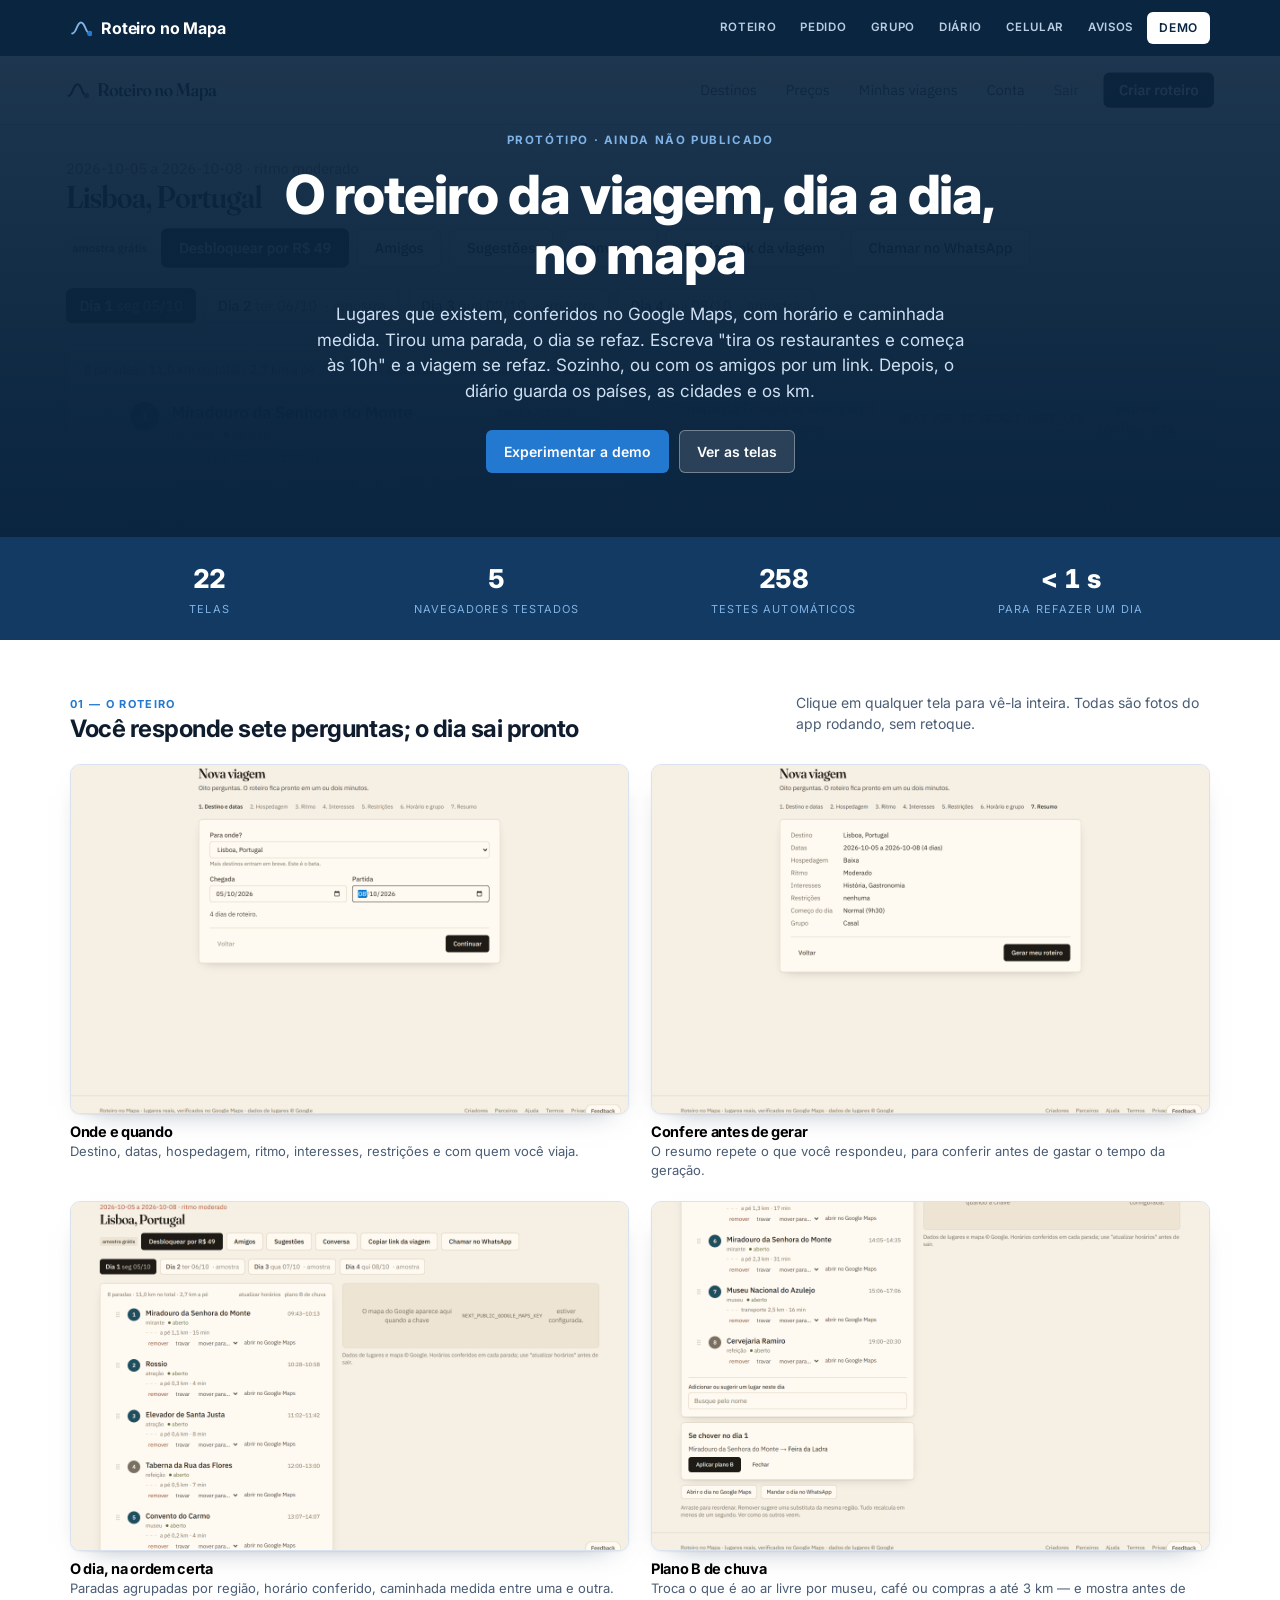
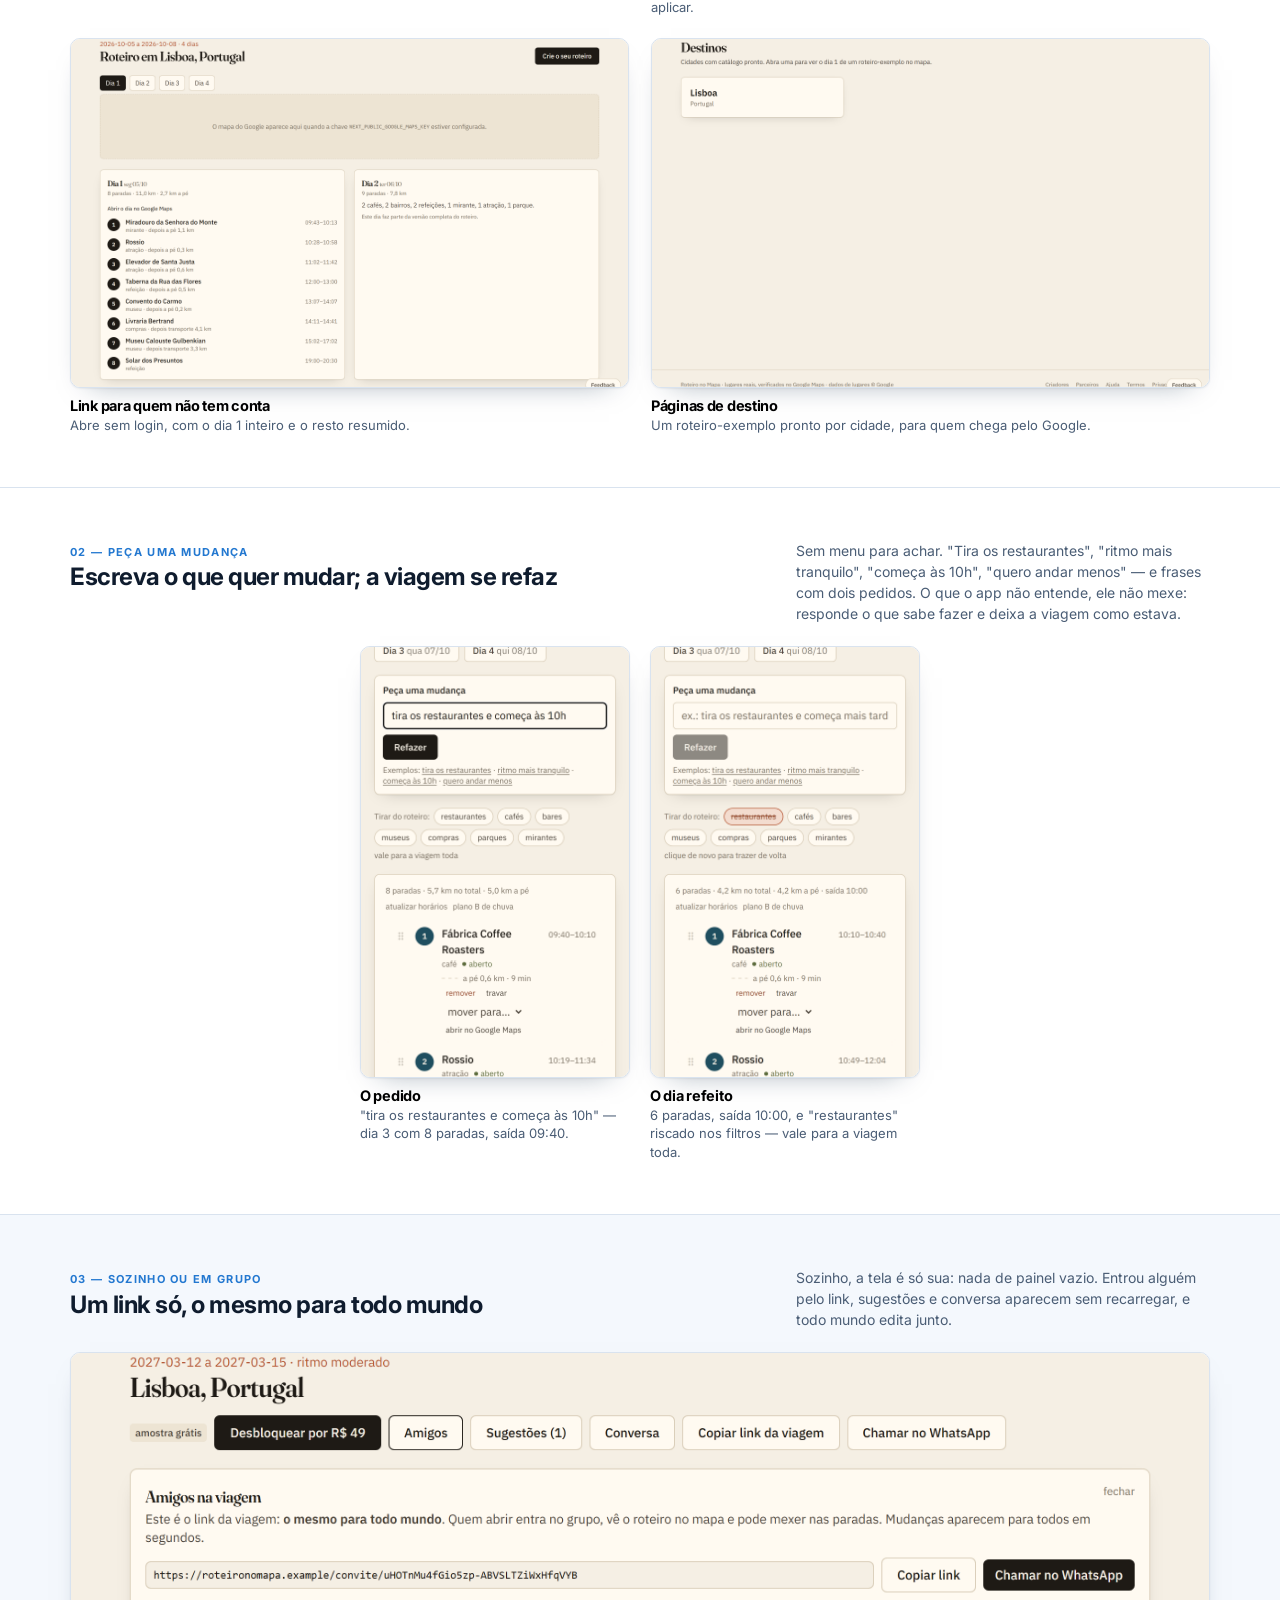
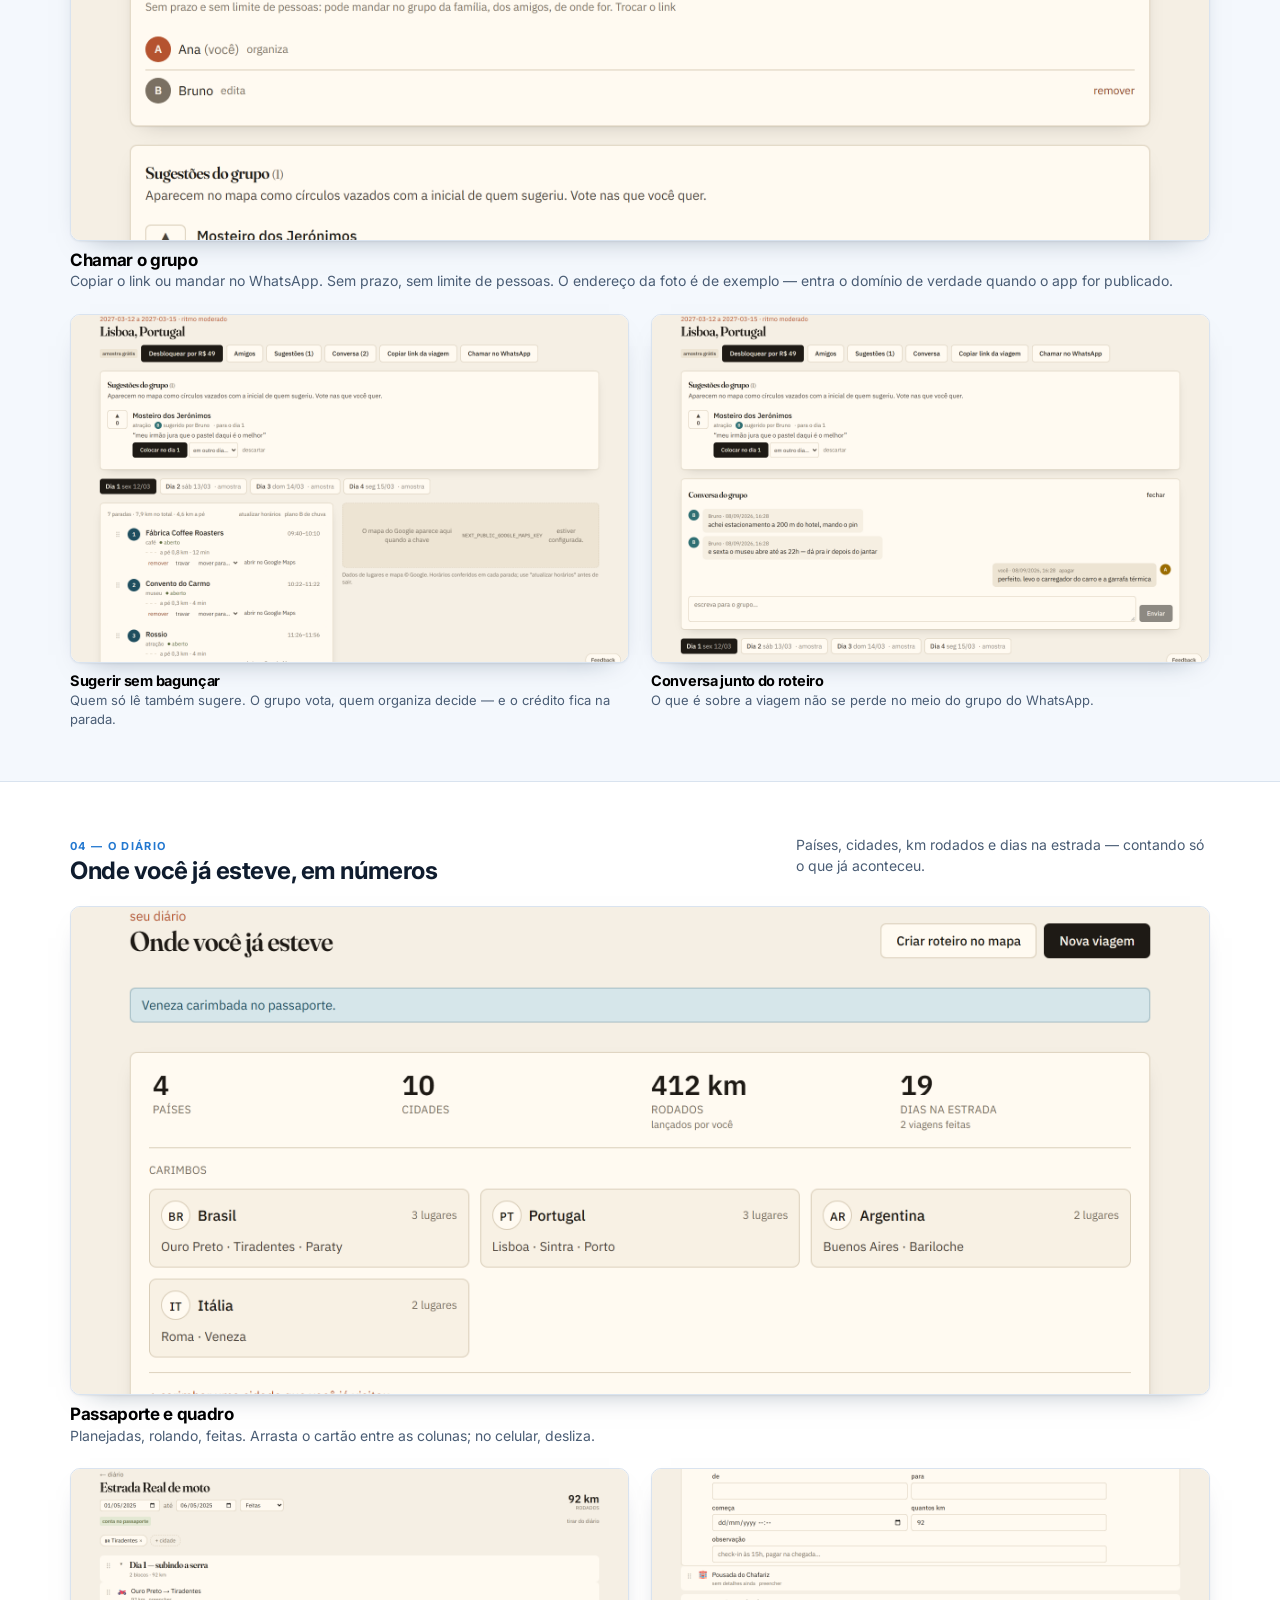
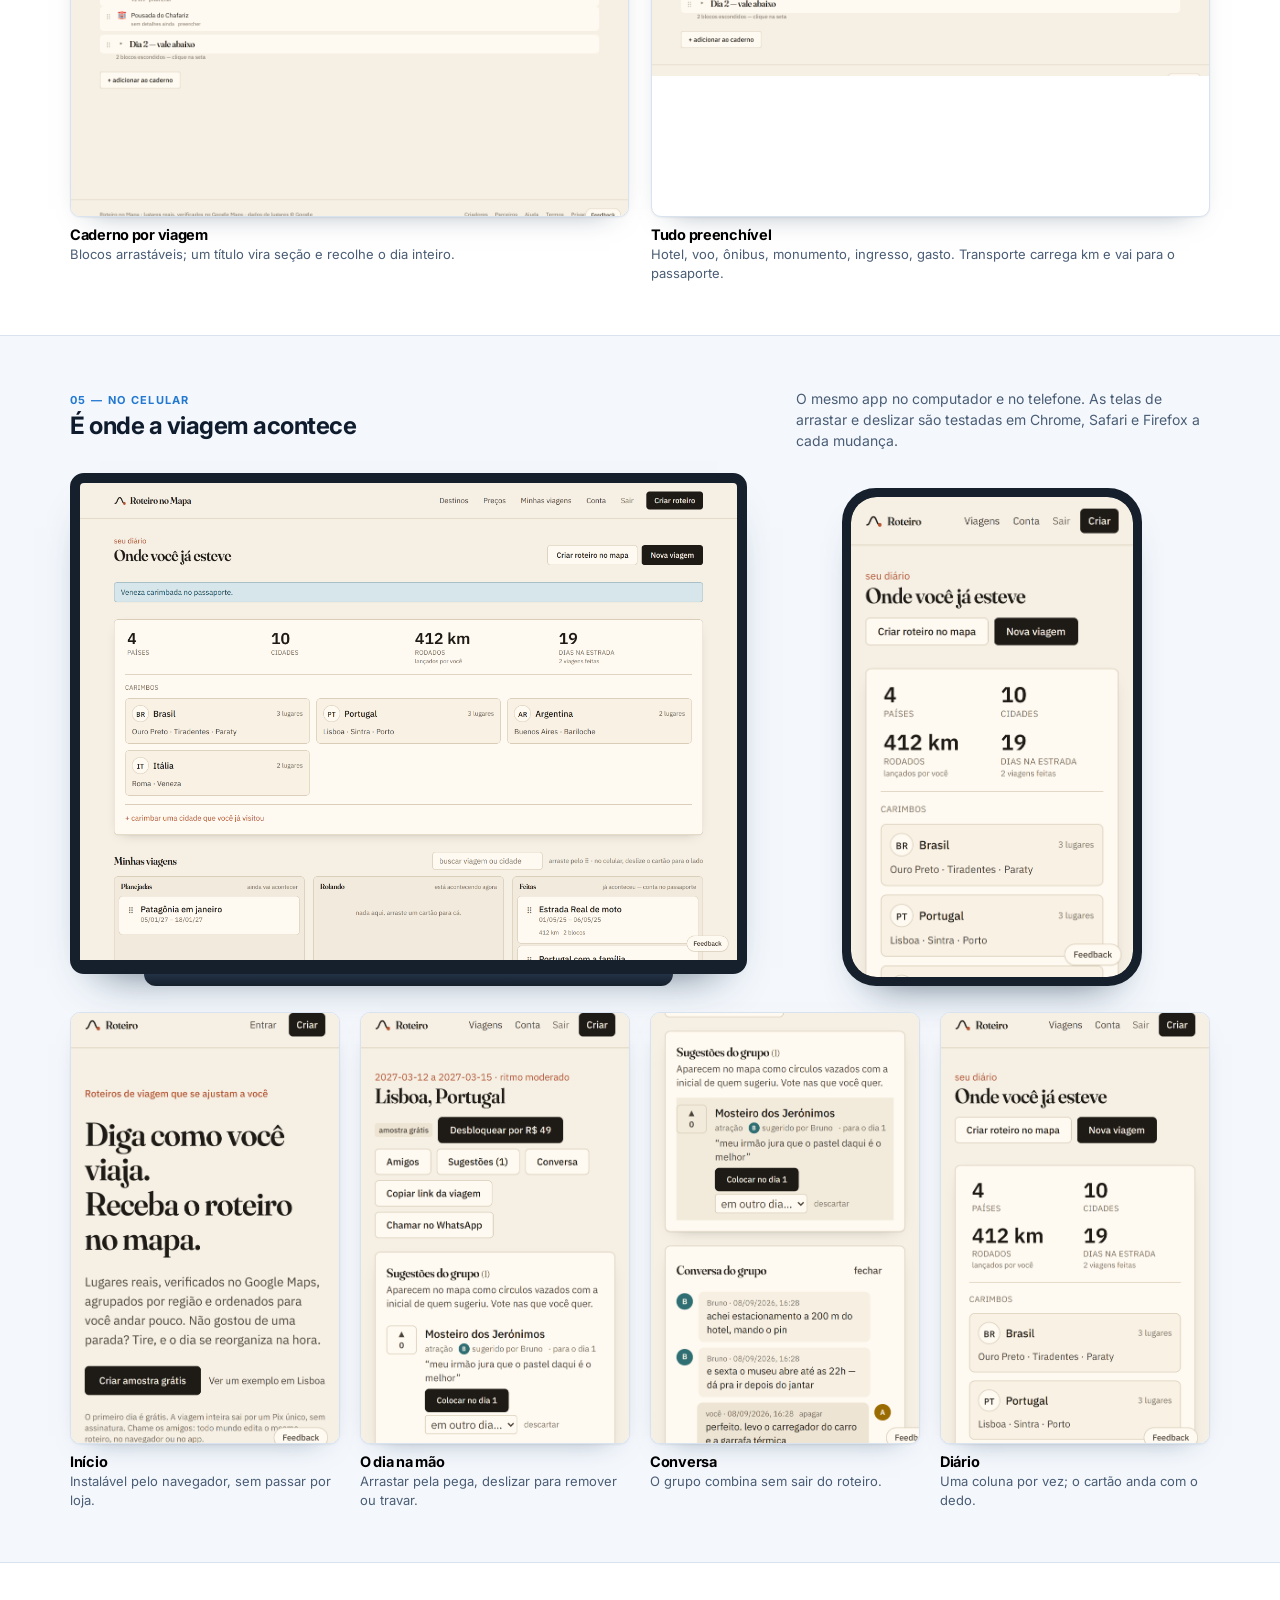
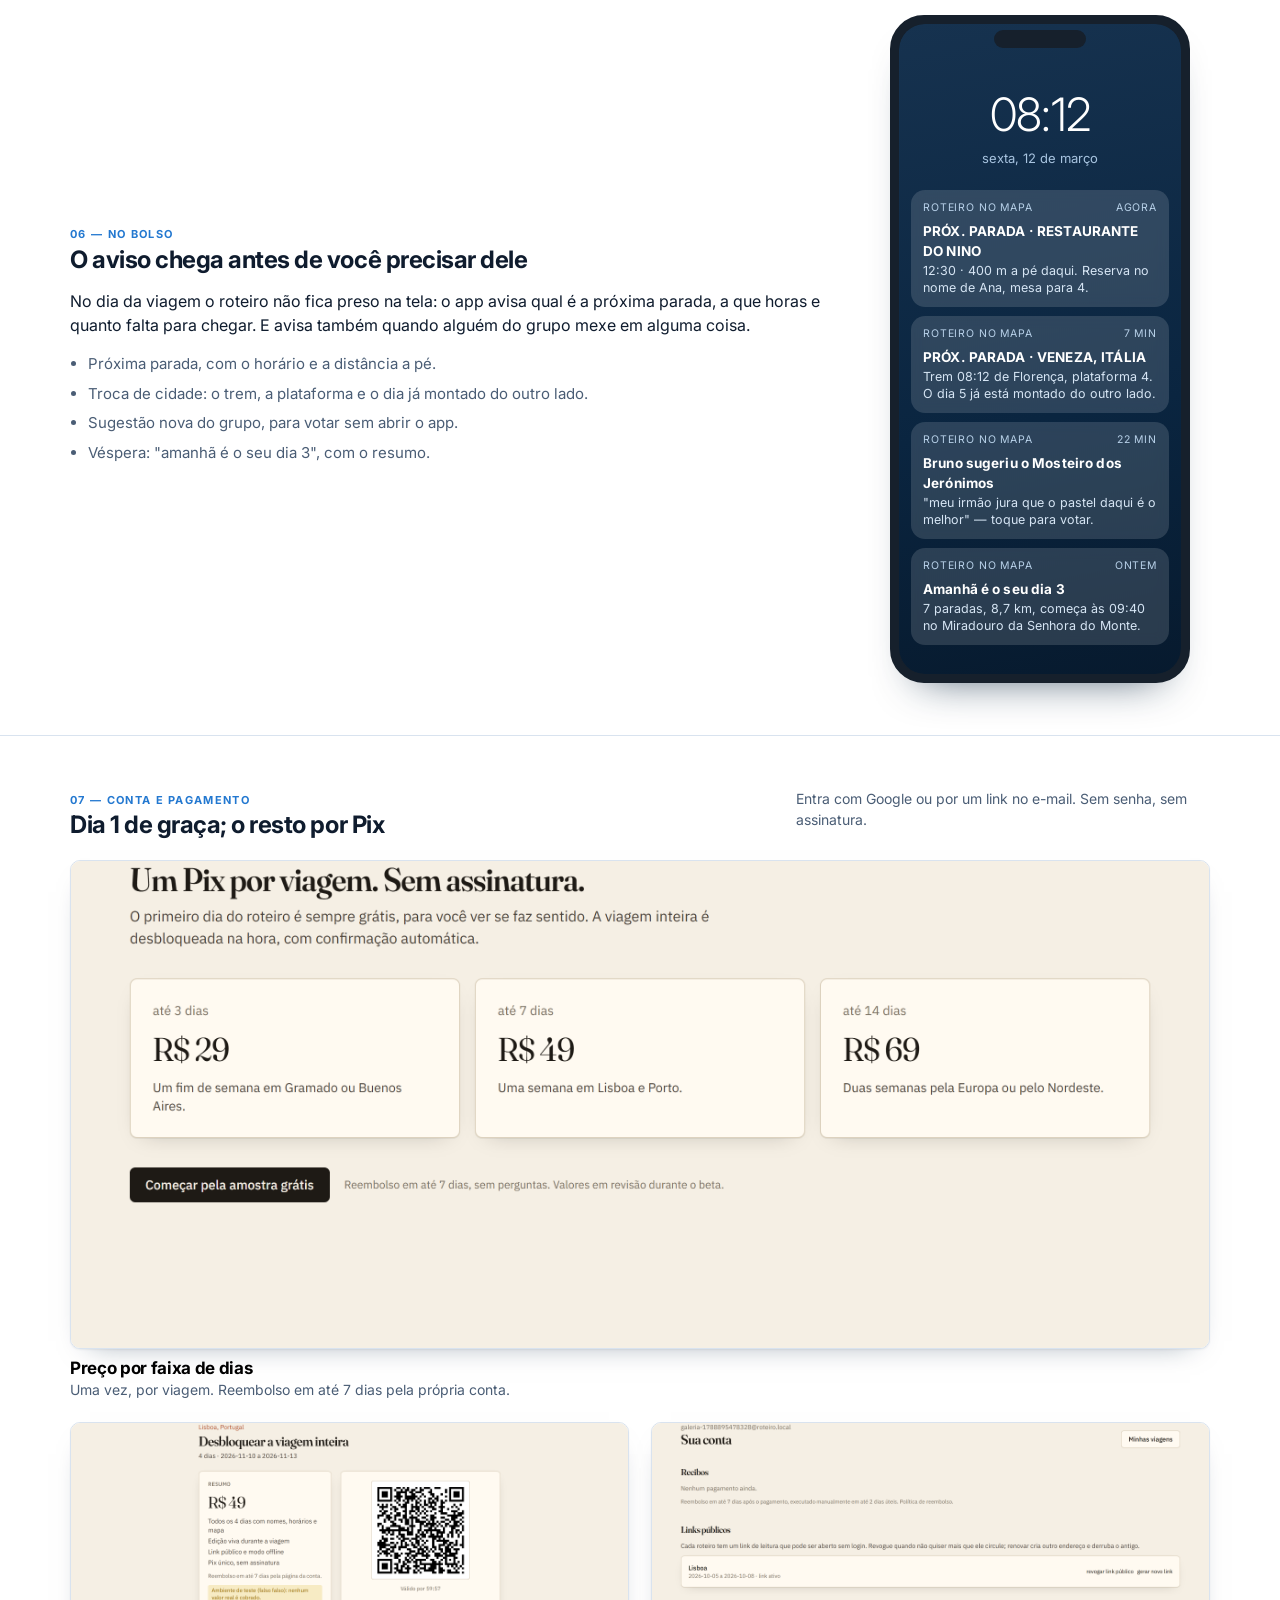
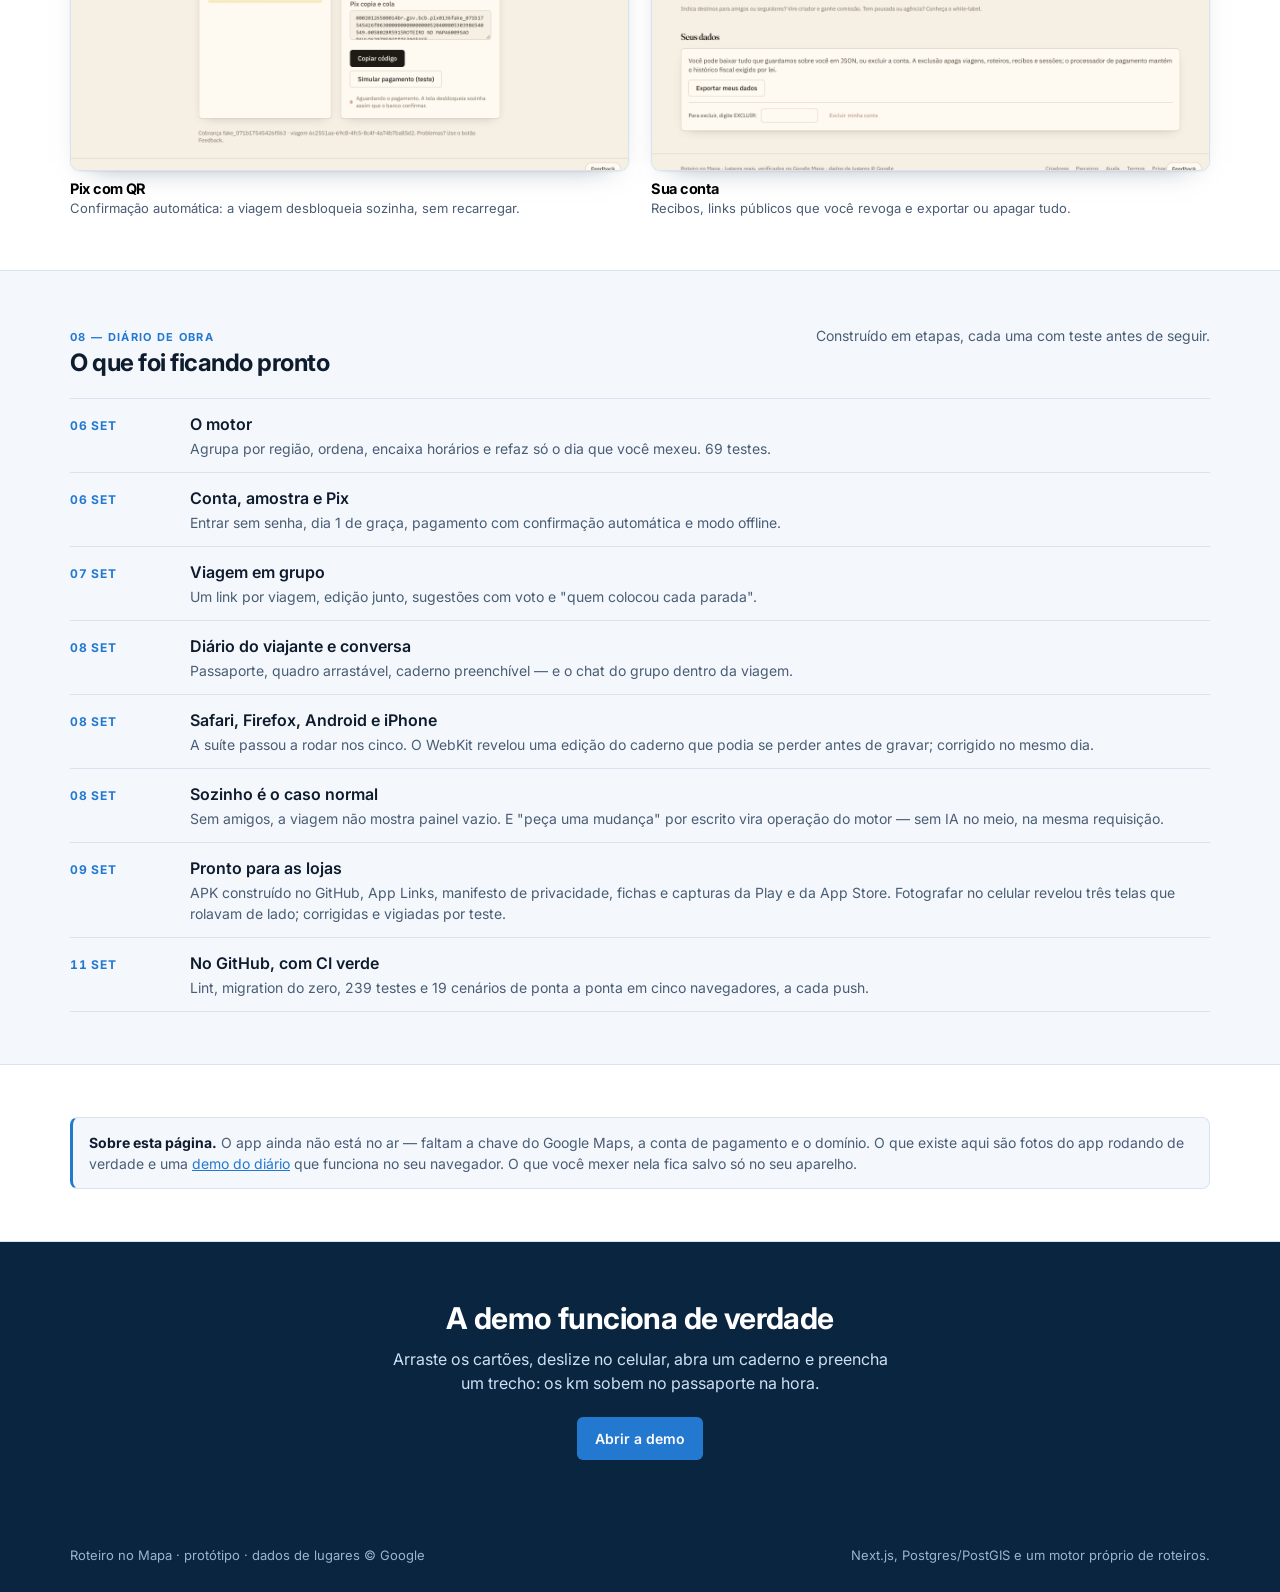
<file: index.html>
<!doctype html>
<html lang="pt-BR">
  <head>
    <meta charset="utf-8" />
    <meta name="viewport" content="width=device-width, initial-scale=1" />
    <title>Roteiro no Mapa — as telas do app</title>
    <meta
      name="description"
      content="Roteiro de viagem dia a dia no mapa, com lugares reais, edição ao vivo, mudanças pedidas por escrito, sozinho ou em grupo por um link, e um diário de países, cidades e km rodados. Veja as telas e experimente a demo."
    />
    <meta property="og:title" content="Roteiro no Mapa" />
    <meta
      property="og:description"
      content="As telas do app: roteiro no mapa, mudança pedida por escrito, viagem sozinho ou em grupo e o diário de países, cidades e km rodados."
    />
    <meta property="og:image" content="img/viajante.png" />
    <link rel="preconnect" href="https://fonts.googleapis.com" />
    <link rel="preconnect" href="https://fonts.gstatic.com" crossorigin />
    <link href="https://fonts.googleapis.com/css2?family=Inter:wght@400;500;600;700;800&display=swap" rel="stylesheet" />
    <link rel="stylesheet" href="estilo.css" />
  </head>
  <body>
    <header class="topo">
      <div class="limite">
        <a class="marca" href="./">
          <svg width="22" height="22" viewBox="0 0 20 20" aria-hidden="true">
            <path
              d="M2 15 C 6 15, 6 5, 10 5 S 14 15, 18 15"
              fill="none"
              stroke="currentColor"
              stroke-width="1.8"
              stroke-linecap="round"
            />
            <circle cx="18" cy="15" r="2.4" fill="#2378d0" />
          </svg>
          Roteiro no Mapa
        </a>
        <nav class="topo-links">
          <a class="some" href="#roteiro">Roteiro</a>
          <a class="some" href="#pedido">Pedido</a>
          <a class="some" href="#grupo">Grupo</a>
          <a class="some" href="#diario">Diário</a>
          <a class="some" href="#celular">Celular</a>
          <a class="some" href="#avisos">Avisos</a>
          <a class="botao pequeno" href="demo.html">Demo</a>
        </nav>
      </div>
    </header>

    <main>
      <section class="capa">
        <div class="fundo"></div>
        <div class="veu"></div>
        <div class="limite">
          <p class="linha-fina">Protótipo · ainda não publicado</p>
          <h1>O roteiro da viagem, dia a dia, no mapa</h1>
          <p class="sub">
            Lugares que existem, conferidos no Google Maps, com horário e caminhada medida. Tirou uma parada, o dia se
            refaz. Escreva "tira os restaurantes e começa às 10h" e a viagem se refaz. Sozinho, ou com os amigos por um
            link. Depois, o diário guarda os países, as cidades e os km.
          </p>
          <div class="acoes">
            <a class="botao" href="demo.html">Experimentar a demo</a>
            <a class="botao claro" href="#roteiro">Ver as telas</a>
          </div>
        </div>
      </section>

      <section class="numeros">
        <div class="limite">
          <div><b>22</b><span>telas</span></div>
          <div><b>5</b><span>navegadores testados</span></div>
          <div><b>258</b><span>testes automáticos</span></div>
          <div><b>&lt; 1 s</b><span>para refazer um dia</span></div>
        </div>
      </section>

      <section class="bloco" id="roteiro">
        <div class="limite">
          <div class="titulo-secao">
            <div>
              <span class="marcador">01 — o roteiro</span>
              <h2>Você responde sete perguntas; o dia sai pronto</h2>
            </div>
            <p>Clique em qualquer tela para vê-la inteira. Todas são fotos do app rodando, sem retoque.</p>
          </div>

          <div class="grade">
            <button class="quadro" type="button">
              <span class="moldura"><img src="img/nova.png" alt="Onboarding: destino e datas" loading="lazy" /></span>
              <h3>Onde e quando</h3>
              <p>Destino, datas, hospedagem, ritmo, interesses, restrições e com quem você viaja.</p>
            </button>
            <button class="quadro" type="button">
              <span class="moldura"><img src="img/resumo.png" alt="Resumo antes de gerar" loading="lazy" /></span>
              <h3>Confere antes de gerar</h3>
              <p>O resumo repete o que você respondeu, para conferir antes de gastar o tempo da geração.</p>
            </button>
            <button class="quadro" type="button">
              <span class="moldura"><img src="img/editor.png" alt="Editor do roteiro, dia 1" loading="lazy" /></span>
              <h3>O dia, na ordem certa</h3>
              <p>Paradas agrupadas por região, horário conferido, caminhada medida entre uma e outra.</p>
            </button>
            <button class="quadro" type="button">
              <span class="moldura"><img src="img/planob.png" alt="Prévia do plano B de chuva" loading="lazy" /></span>
              <h3>Plano B de chuva</h3>
              <p>Troca o que é ao ar livre por museu, café ou compras a até 3 km — e mostra antes de aplicar.</p>
            </button>
            <button class="quadro" type="button">
              <span class="moldura"><img src="img/publico.png" alt="Link público do roteiro" loading="lazy" /></span>
              <h3>Link para quem não tem conta</h3>
              <p>Abre sem login, com o dia 1 inteiro e o resto resumido.</p>
            </button>
            <button class="quadro" type="button">
              <span class="moldura"><img src="img/destinos.png" alt="Página de destinos" loading="lazy" /></span>
              <h3>Páginas de destino</h3>
              <p>Um roteiro-exemplo pronto por cidade, para quem chega pelo Google.</p>
            </button>
          </div>
        </div>
      </section>

      <section class="bloco" id="pedido">
        <div class="limite">
          <div class="titulo-secao">
            <div>
              <span class="marcador">02 — peça uma mudança</span>
              <h2>Escreva o que quer mudar; a viagem se refaz</h2>
            </div>
            <p>
              Sem menu para achar. "Tira os restaurantes", "ritmo mais tranquilo", "começa às 10h", "quero andar menos" —
              e frases com dois pedidos. O que o app não entende, ele não mexe: responde o que sabe fazer e deixa a viagem
              como estava.
            </p>
          </div>

          <div class="grade celulares dupla">
            <button class="quadro" type="button">
              <span class="moldura">
                <img src="img/cel-pedido.png" alt="Caixa 'Peça uma mudança' com o pedido escrito" loading="lazy" />
              </span>
              <h3>O pedido</h3>
              <p>"tira os restaurantes e começa às 10h" — dia 3 com 8 paradas, saída 09:40.</p>
            </button>
            <button class="quadro" type="button">
              <span class="moldura">
                <img src="img/cel-refeito.png" alt="O mesmo dia refeito, sem restaurantes e saindo às 10h" loading="lazy" />
              </span>
              <h3>O dia refeito</h3>
              <p>6 paradas, saída 10:00, e "restaurantes" riscado nos filtros — vale para a viagem toda.</p>
            </button>
          </div>
        </div>
      </section>

      <section class="bloco tinta" id="grupo">
        <div class="limite">
          <div class="titulo-secao">
            <div>
              <span class="marcador">03 — sozinho ou em grupo</span>
              <h2>Um link só, o mesmo para todo mundo</h2>
            </div>
            <p>
              Sozinho, a tela é só sua: nada de painel vazio. Entrou alguém pelo link, sugestões e conversa aparecem sem
              recarregar, e todo mundo edita junto.
            </p>
          </div>

          <div class="grade">
            <button class="quadro largo" type="button">
              <span class="moldura"><img src="img/amigos.png" alt="Painel de amigos com o link" loading="lazy" /></span>
              <h3>Chamar o grupo</h3>
              <p>
                Copiar o link ou mandar no WhatsApp. Sem prazo, sem limite de pessoas. O endereço da foto é de
                exemplo — entra o domínio de verdade quando o app for publicado.
              </p>
            </button>
            <button class="quadro" type="button">
              <span class="moldura">
                <img src="img/sugestoes.png" alt="Sugestão do grupo com voto" loading="lazy" />
              </span>
              <h3>Sugerir sem bagunçar</h3>
              <p>Quem só lê também sugere. O grupo vota, quem organiza decide — e o crédito fica na parada.</p>
            </button>
            <button class="quadro" type="button">
              <span class="moldura">
                <img src="img/conversa.png" alt="Conversa do grupo dentro do roteiro" loading="lazy" />
              </span>
              <h3>Conversa junto do roteiro</h3>
              <p>O que é sobre a viagem não se perde no meio do grupo do WhatsApp.</p>
            </button>
          </div>
        </div>
      </section>

      <section class="bloco" id="diario">
        <div class="limite">
          <div class="titulo-secao">
            <div>
              <span class="marcador">04 — o diário</span>
              <h2>Onde você já esteve, em números</h2>
            </div>
            <p>Países, cidades, km rodados e dias na estrada — contando só o que já aconteceu.</p>
          </div>

          <div class="grade">
            <button class="quadro largo" type="button">
              <span class="moldura">
                <img src="img/viajante.png" alt="Passaporte e quadro de viagens" loading="lazy" />
              </span>
              <h3>Passaporte e quadro</h3>
              <p>Planejadas, rolando, feitas. Arrasta o cartão entre as colunas; no celular, desliza.</p>
            </button>
            <button class="quadro" type="button">
              <span class="moldura"><img src="img/caderno.png" alt="Caderno com seções" loading="lazy" /></span>
              <h3>Caderno por viagem</h3>
              <p>Blocos arrastáveis; um título vira seção e recolhe o dia inteiro.</p>
            </button>
            <button class="quadro" type="button">
              <span class="moldura">
                <img src="img/bloco-campos.png" alt="Campos preenchíveis de um bloco" loading="lazy" />
              </span>
              <h3>Tudo preenchível</h3>
              <p>Hotel, voo, ônibus, monumento, ingresso, gasto. Transporte carrega km e vai para o passaporte.</p>
            </button>
          </div>
        </div>
      </section>

      <section class="bloco tinta" id="celular">
        <div class="limite">
          <div class="titulo-secao">
            <div>
              <span class="marcador">05 — no celular</span>
              <h2>É onde a viagem acontece</h2>
            </div>
            <p>
              O mesmo app no computador e no telefone. As telas de arrastar e deslizar são testadas em Chrome, Safari e
              Firefox a cada mudança.
            </p>
          </div>

          <div class="aparelhos">
            <div class="notebook">
              <div class="tampa"><img src="img/viajante.png" alt="O diário no computador" loading="lazy" /></div>
              <div class="base"></div>
            </div>
            <div class="telefone"><img src="img/cel-viajante.png" alt="O diário no telefone" loading="lazy" /></div>
          </div>

          <div class="grade celulares">
            <button class="quadro" type="button">
              <span class="moldura"><img src="img/cel-landing.png" alt="Início no celular" loading="lazy" /></span>
              <h3>Início</h3>
              <p>Instalável pelo navegador, sem passar por loja.</p>
            </button>
            <button class="quadro" type="button">
              <span class="moldura"><img src="img/cel-editor.png" alt="Roteiro no celular" loading="lazy" /></span>
              <h3>O dia na mão</h3>
              <p>Arrastar pela pega, deslizar para remover ou travar.</p>
            </button>
            <button class="quadro" type="button">
              <span class="moldura"><img src="img/cel-conversa.png" alt="Conversa no celular" loading="lazy" /></span>
              <h3>Conversa</h3>
              <p>O grupo combina sem sair do roteiro.</p>
            </button>
            <button class="quadro" type="button">
              <span class="moldura"><img src="img/cel-viajante.png" alt="Diário no celular" loading="lazy" /></span>
              <h3>Diário</h3>
              <p>Uma coluna por vez; o cartão anda com o dedo.</p>
            </button>
          </div>
        </div>
      </section>

      <section class="bloco" id="avisos">
        <div class="limite dupla-aviso">
          <div class="texto">
            <span class="marcador">06 — no bolso</span>
            <h2>O aviso chega antes de você precisar dele</h2>
            <p>
              No dia da viagem o roteiro não fica preso na tela: o app avisa qual é a próxima parada, a que horas e
              quanto falta para chegar. E avisa também quando alguém do grupo mexe em alguma coisa.
            </p>
            <ul>
              <li>Próxima parada, com o horário e a distância a pé.</li>
              <li>Troca de cidade: o trem, a plataforma e o dia já montado do outro lado.</li>
              <li>Sugestão nova do grupo, para votar sem abrir o app.</li>
              <li>Véspera: "amanhã é o seu dia 3", com o resumo.</li>
            </ul>
          </div>

          <div class="telefone">
            <div class="tela">
              <p class="relogio">08:12</p>
              <p class="data">sexta, 12 de março</p>

              <div class="notificacao">
                <div class="app"><span>Roteiro no Mapa</span><span>agora</span></div>
                <p class="titulo">PRÓX. PARADA · RESTAURANTE DO NINO</p>
                <p class="corpo">12:30 · 400 m a pé daqui. Reserva no nome de Ana, mesa para 4.</p>
              </div>

              <div class="notificacao">
                <div class="app"><span>Roteiro no Mapa</span><span>7 min</span></div>
                <p class="titulo">PRÓX. PARADA · VENEZA, ITÁLIA</p>
                <p class="corpo">Trem 08:12 de Florença, plataforma 4. O dia 5 já está montado do outro lado.</p>
              </div>

              <div class="notificacao">
                <div class="app"><span>Roteiro no Mapa</span><span>22 min</span></div>
                <p class="titulo">Bruno sugeriu o Mosteiro dos Jerónimos</p>
                <p class="corpo">"meu irmão jura que o pastel daqui é o melhor" — toque para votar.</p>
              </div>

              <div class="notificacao">
                <div class="app"><span>Roteiro no Mapa</span><span>ontem</span></div>
                <p class="titulo">Amanhã é o seu dia 3</p>
                <p class="corpo">7 paradas, 8,7 km, começa às 09:40 no Miradouro da Senhora do Monte.</p>
              </div>
            </div>
          </div>
        </div>
      </section>

      <section class="bloco">
        <div class="limite">
          <div class="titulo-secao">
            <div>
              <span class="marcador">07 — conta e pagamento</span>
              <h2>Dia 1 de graça; o resto por Pix</h2>
            </div>
            <p>Entra com Google ou por um link no e-mail. Sem senha, sem assinatura.</p>
          </div>

          <div class="grade">
            <button class="quadro largo" type="button">
              <span class="moldura"><img src="img/precos.png" alt="Página de preços" loading="lazy" /></span>
              <h3>Preço por faixa de dias</h3>
              <p>Uma vez, por viagem. Reembolso em até 7 dias pela própria conta.</p>
            </button>
            <button class="quadro" type="button">
              <span class="moldura"><img src="img/pagar.png" alt="Pagamento por Pix" loading="lazy" /></span>
              <h3>Pix com QR</h3>
              <p>Confirmação automática: a viagem desbloqueia sozinha, sem recarregar.</p>
            </button>
            <button class="quadro" type="button">
              <span class="moldura"><img src="img/conta.png" alt="Página da conta" loading="lazy" /></span>
              <h3>Sua conta</h3>
              <p>Recibos, links públicos que você revoga e exportar ou apagar tudo.</p>
            </button>
          </div>
        </div>
      </section>

      <section class="bloco tinta diario">
        <div class="limite">
          <div class="titulo-secao">
            <div>
              <span class="marcador">08 — diário de obra</span>
              <h2>O que foi ficando pronto</h2>
            </div>
            <p>Construído em etapas, cada uma com teste antes de seguir.</p>
          </div>
          <ol>
            <li>
              <time>06 set</time>
              <div>
                <strong>O motor</strong>
                <p>Agrupa por região, ordena, encaixa horários e refaz só o dia que você mexeu. 69 testes.</p>
              </div>
            </li>
            <li>
              <time>06 set</time>
              <div>
                <strong>Conta, amostra e Pix</strong>
                <p>Entrar sem senha, dia 1 de graça, pagamento com confirmação automática e modo offline.</p>
              </div>
            </li>
            <li>
              <time>07 set</time>
              <div>
                <strong>Viagem em grupo</strong>
                <p>Um link por viagem, edição junto, sugestões com voto e "quem colocou cada parada".</p>
              </div>
            </li>
            <li>
              <time>08 set</time>
              <div>
                <strong>Diário do viajante e conversa</strong>
                <p>Passaporte, quadro arrastável, caderno preenchível — e o chat do grupo dentro da viagem.</p>
              </div>
            </li>
            <li>
              <time>08 set</time>
              <div>
                <strong>Safari, Firefox, Android e iPhone</strong>
                <p>
                  A suíte passou a rodar nos cinco. O WebKit revelou uma edição do caderno que podia se perder antes de
                  gravar; corrigido no mesmo dia.
                </p>
              </div>
            </li>
            <li>
              <time>08 set</time>
              <div>
                <strong>Sozinho é o caso normal</strong>
                <p>
                  Sem amigos, a viagem não mostra painel vazio. E "peça uma mudança" por escrito vira operação do motor —
                  sem IA no meio, na mesma requisição.
                </p>
              </div>
            </li>
            <li>
              <time>09 set</time>
              <div>
                <strong>Pronto para as lojas</strong>
                <p>
                  APK construído no GitHub, App Links, manifesto de privacidade, fichas e capturas da Play e da App Store.
                  Fotografar no celular revelou três telas que rolavam de lado; corrigidas e vigiadas por teste.
                </p>
              </div>
            </li>
            <li>
              <time>11 set</time>
              <div>
                <strong>No GitHub, com CI verde</strong>
                <p>Lint, migration do zero, 239 testes e 19 cenários de ponta a ponta em cinco navegadores, a cada push.</p>
              </div>
            </li>
          </ol>
        </div>
      </section>

      <section class="bloco">
        <div class="limite">
          <div class="nota">
            <strong>Sobre esta página.</strong> O app ainda não está no ar — faltam a chave do Google Maps, a conta de
            pagamento e o domínio. O que existe aqui são fotos do app rodando de verdade e uma
            <a href="demo.html">demo do diário</a> que funciona no seu navegador. O que você mexer nela fica salvo só no
            seu aparelho.
          </div>
        </div>
      </section>

      <section class="chamada">
        <div class="limite">
          <h2>A demo funciona de verdade</h2>
          <p>
            Arraste os cartões, deslize no celular, abra um caderno e preencha um trecho: os km sobem no passaporte na
            hora.
          </p>
          <a class="botao" href="demo.html">Abrir a demo</a>
        </div>
      </section>
    </main>

    <footer>
      <div class="limite">
        <span>Roteiro no Mapa · protótipo · dados de lugares © Google</span>
        <span>Next.js, Postgres/PostGIS e um motor próprio de roteiros.</span>
      </div>
    </footer>

    <script src="galeria.js"></script>
  </body>
</html>
</file>
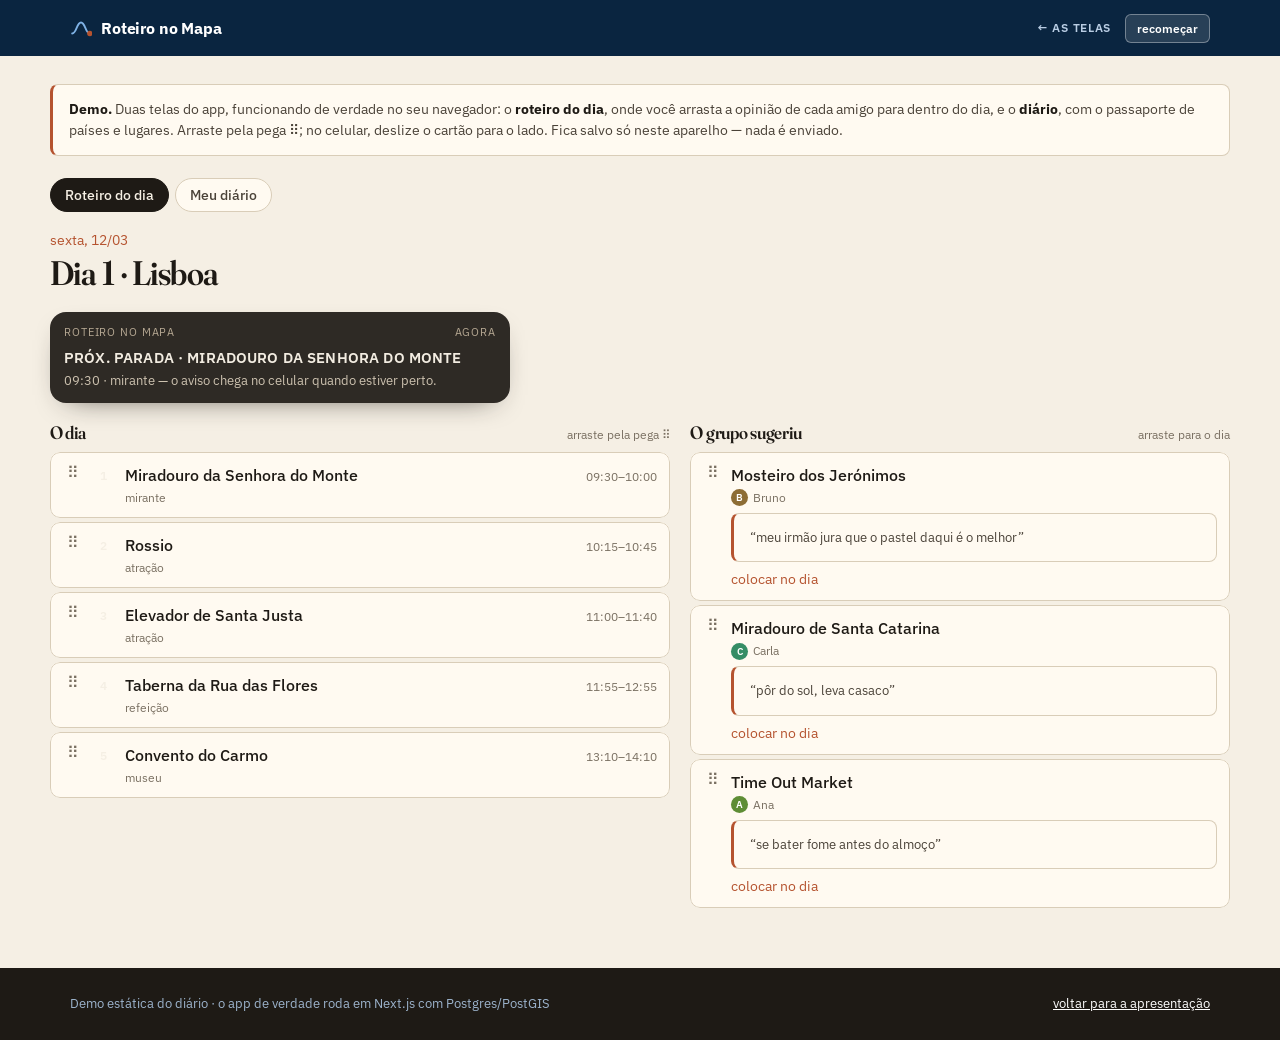
<file: demo.html>
<!doctype html>
<html lang="pt-BR">
  <head>
    <meta charset="utf-8" />
    <meta name="viewport" content="width=device-width, initial-scale=1" />
    <title>Demo · Roteiro no Mapa</title>
    <meta
      name="description"
      content="Demo do diário do viajante: passaporte com países, cidades e km rodados, quadro arrastável e caderno preenchível. Roda inteiro no navegador."
    />
    <link rel="preconnect" href="https://fonts.googleapis.com" />
    <link rel="preconnect" href="https://fonts.gstatic.com" crossorigin />
    <link
      href="https://fonts.googleapis.com/css2?family=Fraunces:opsz,wght@9..144,400;9..144,600&family=IBM+Plex+Sans:wght@400;500;600&display=swap"
      rel="stylesheet"
    />
    <link rel="stylesheet" href="estilo.css" />
    <link rel="stylesheet" href="demo.css" />
  </head>
  <body class="demo">
    <header class="topo">
      <div class="limite">
        <a class="marca" href="./">
          <svg width="22" height="22" viewBox="0 0 20 20" aria-hidden="true">
            <path
              d="M2 15 C 6 15, 6 5, 10 5 S 14 15, 18 15"
              fill="none"
              stroke="currentColor"
              stroke-width="1.8"
              stroke-linecap="round"
            />
            <circle cx="18" cy="15" r="2.4" fill="#b5532f" />
          </svg>
          Roteiro no Mapa
        </a>
        <nav class="topo-links">
          <a href="./">&larr; as telas</a>
          <button class="botao pequeno claro" type="button" id="recomecar">recomeçar</button>
        </nav>
      </div>
    </header>

    <main class="limite painel">
      <div class="nota" style="margin-bottom: 22px">
        <strong>Demo.</strong> Duas telas do app, funcionando de verdade no seu navegador: o <strong>roteiro do dia</strong>,
        onde você arrasta a opinião de cada amigo para dentro do dia, e o <strong>diário</strong>, com o passaporte de
        países e lugares. Arraste pela pega <span aria-hidden="true">⠿</span>; no celular, deslize o cartão para o
        lado. Fica salvo só neste aparelho — nada é enviado.
      </div>

      <div id="tela"></div>
    </main>

    <footer>
      <div class="limite">
        <span>Demo estática do diário · o app de verdade roda em Next.js com Postgres/PostGIS</span>
        <span><a href="./">voltar para a apresentação</a></span>
      </div>
    </footer>

    <script src="demo.js"></script>
  </body>
</html>
</file>
<file: estilo.css>
/* Azul e branco, grade densa: a página existe para mostrar as telas do app. */
:root {
  --azul-900: #0a2540;
  --azul-800: #123a63;
  --azul-700: #17497c;
  --azul-500: #2378d0;
  --azul-300: #7fb2e5;
  --azul-100: #e8f1fb;
  --azul-50: #f4f8fd;
  --branco: #ffffff;
  --tinta: #0f1c2e;
  --tinta-2: #4a5d75;
  --tinta-3: #8496aa;
  --linha: #d9e3ef;
  --sombra: 0 1px 2px rgba(10, 37, 64, 0.06), 0 12px 28px -20px rgba(10, 37, 64, 0.5);
  --fonte: Inter, ui-sans-serif, system-ui, -apple-system, "Segoe UI", sans-serif;
  color-scheme: light;
}

* {
  box-sizing: border-box;
}

/* As classes abaixo definem `display`, que venceria o `[hidden]` do navegador. */
/* biome-ignore lint/complexity/noImportantStyles: é o jeito de o [hidden] valer */
[hidden] {
  display: none !important;
}

body {
  margin: 0;
  background: var(--branco);
  color: var(--tinta);
  font-family: var(--fonte);
  font-size: 16px;
  line-height: 1.5;
  -webkit-font-smoothing: antialiased;
}

h1,
h2,
h3 {
  margin: 0;
  letter-spacing: -0.02em;
  line-height: 1.1;
  font-weight: 700;
}

a {
  color: var(--azul-500);
}

img {
  max-width: 100%;
  display: block;
}

.limite {
  max-width: 1180px;
  margin: 0 auto;
  padding: 0 20px;
}

/* ------------------------------------------------------------------ topo */
header.topo {
  background: var(--azul-900);
  position: sticky;
  top: 0;
  z-index: 30;
}

header.topo .limite {
  display: flex;
  align-items: center;
  justify-content: space-between;
  gap: 12px;
  height: 56px;
}

.marca {
  display: flex;
  align-items: center;
  gap: 9px;
  color: var(--branco);
  text-decoration: none;
  font-weight: 700;
  font-size: 16px;
  letter-spacing: -0.01em;
}

.marca svg {
  color: var(--azul-300);
}

nav.topo-links {
  display: flex;
  align-items: center;
  gap: 4px;
}

nav.topo-links a {
  color: #b9cde3;
  text-decoration: none;
  padding: 7px 10px;
  border-radius: 6px;
  text-transform: uppercase;
  letter-spacing: 0.06em;
  font-size: 11.5px;
  font-weight: 600;
}

nav.topo-links a:hover {
  color: var(--branco);
  background: rgba(255, 255, 255, 0.08);
}

nav.topo-links a.botao {
  color: var(--azul-900);
  background: var(--branco);
}

nav.topo-links a.botao:hover {
  background: var(--azul-100);
  color: var(--azul-900);
}

/* ------------------------------------------------------------------ botões */
.botao {
  display: inline-flex;
  align-items: center;
  gap: 8px;
  border: 0;
  border-radius: 6px;
  padding: 11px 18px;
  font-family: inherit;
  font-size: 14px;
  font-weight: 600;
  text-decoration: none;
  cursor: pointer;
  background: var(--azul-500);
  color: var(--branco);
  transition:
    background-color 120ms,
    color 120ms;
}

.botao:hover {
  background: var(--azul-700);
  color: var(--branco);
}

.botao.claro {
  background: rgba(255, 255, 255, 0.12);
  color: var(--branco);
  box-shadow: inset 0 0 0 1px rgba(255, 255, 255, 0.35);
}

.botao.claro:hover {
  background: rgba(255, 255, 255, 0.2);
}

.botao.pequeno {
  padding: 7px 12px;
  font-size: 12px;
}

/* ------------------------------------------------------------------ capa */
.capa {
  position: relative;
  background: var(--azul-900);
  color: var(--branco);
  overflow: hidden;
}

.capa .fundo {
  position: absolute;
  inset: 0;
  background-image: url("img/editor.png");
  background-size: cover;
  background-position: top center;
  opacity: 0.3;
  filter: saturate(0.3);
}

.capa .veu {
  position: absolute;
  inset: 0;
  background: linear-gradient(180deg, rgba(10, 37, 64, 0.72) 0%, rgba(10, 37, 64, 0.94) 70%, var(--azul-900) 100%);
}

.capa .limite {
  position: relative;
  padding: 76px 20px 64px;
  max-width: 820px;
  text-align: center;
}

.capa h1 {
  font-size: clamp(32px, 5.4vw, 54px);
  font-weight: 800;
}

.capa .linha-fina {
  color: var(--azul-300);
  text-transform: uppercase;
  letter-spacing: 0.14em;
  font-size: 11.5px;
  font-weight: 700;
  margin: 0 0 16px;
}

.capa p.sub {
  color: #cfe0f2;
  font-size: 17px;
  margin: 18px auto 26px;
  max-width: 60ch;
}

.capa .acoes {
  display: flex;
  gap: 10px;
  justify-content: center;
  flex-wrap: wrap;
}

/* ------------------------------------------------------------------ números */
.numeros {
  background: var(--azul-800);
  color: var(--branco);
}

.numeros .limite {
  display: grid;
  grid-template-columns: repeat(4, 1fr);
  gap: 8px;
  padding-top: 22px;
  padding-bottom: 22px;
  text-align: center;
}

.numeros b {
  display: block;
  font-size: 26px;
  font-weight: 800;
  letter-spacing: -0.02em;
  font-variant-numeric: tabular-nums;
}

.numeros span {
  display: block;
  font-size: 11px;
  text-transform: uppercase;
  letter-spacing: 0.1em;
  color: var(--azul-300);
  margin-top: 3px;
}

/* ------------------------------------------------------------------ seções */
section.bloco {
  padding: 52px 0;
  border-bottom: 1px solid var(--linha);
}

section.bloco.tinta {
  background: var(--azul-50);
}

.titulo-secao {
  display: flex;
  align-items: baseline;
  justify-content: space-between;
  gap: 16px;
  flex-wrap: wrap;
  margin-bottom: 22px;
}

.titulo-secao h2 {
  font-size: 24px;
}

.marcador {
  font-size: 11px;
  font-weight: 700;
  letter-spacing: 0.12em;
  text-transform: uppercase;
  color: var(--azul-500);
  margin-bottom: 4px;
  display: block;
}

.titulo-secao p {
  margin: 0;
  color: var(--tinta-2);
  font-size: 14px;
  max-width: 46ch;
}

/* ------------------------------------------------------------------ grade */
/* Duas colunas: a tela precisa ser grande o bastante para dar vontade de abrir. */
.grade {
  display: grid;
  grid-template-columns: repeat(2, 1fr);
  gap: 22px;
}

/* A primeira tela da seção ocupa a linha inteira. */
.quadro.largo {
  grid-column: 1 / -1;
}

.quadro.largo .moldura {
  aspect-ratio: 21 / 9;
}

.quadro.largo h3 {
  font-size: 17px;
}

.quadro.largo p {
  font-size: 14px;
}

.grade.celulares {
  grid-template-columns: repeat(4, 1fr);
  gap: 20px;
}

/* Duas telas lado a lado, no meio (o antes e o depois do "peça uma mudança"). */
.grade.celulares.dupla {
  grid-template-columns: repeat(2, 1fr);
  max-width: 560px;
  margin: 0 auto;
}

.quadro {
  border: 0;
  padding: 0;
  background: none;
  font-family: inherit;
  text-align: left;
  cursor: zoom-in;
  display: block;
  width: 100%;
  align-self: start; /* um <button> centra o conteúdo na vertical; sem isto o cartão de legenda curta desce */
}

.quadro .moldura {
  display: block; /* é um <span>: sem isso o recorte e o aspect-ratio não valem */
  border: 1px solid var(--linha);
  border-radius: 10px;
  overflow: hidden;
  background: var(--branco);
  box-shadow: var(--sombra);
  transition:
    transform 140ms ease,
    box-shadow 140ms ease,
    border-color 140ms ease;
}

/* A moldura recorta; a imagem sobe um pouco para o cabeçalho do app não se repetir
   em todos os cartões. */
.quadro .moldura {
  aspect-ratio: 16 / 10;
  position: relative;
}

.quadro img {
  width: 100%;
  height: auto;
  margin-top: -8%;
}

.grade.celulares .quadro .moldura {
  aspect-ratio: 10 / 16;
}

.grade.celulares .quadro img {
  margin-top: -4%;
}

.quadro:hover .moldura,
.quadro:focus-visible .moldura {
  transform: translateY(-3px);
  border-color: var(--azul-300);
  box-shadow: 0 14px 30px -18px rgba(10, 37, 64, 0.6);
}

.quadro h3 {
  font-size: 14.5px;
  margin: 10px 0 2px;
}

.quadro p {
  margin: 0;
  font-size: 13px;
  color: var(--tinta-2);
  line-height: 1.45;
}

/* ------------------------------------------------------------------ diário */
.diario ol {
  list-style: none;
  margin: 0;
  padding: 0;
  border-top: 1px solid var(--linha);
}

.diario li {
  display: grid;
  grid-template-columns: 104px 1fr;
  gap: 16px;
  padding: 13px 0;
  border-bottom: 1px solid var(--linha);
  align-items: baseline;
}

.diario time {
  font-size: 12px;
  font-weight: 700;
  color: var(--azul-500);
  font-variant-numeric: tabular-nums;
  text-transform: uppercase;
  letter-spacing: 0.06em;
}

.diario strong {
  font-weight: 600;
}

.diario p {
  margin: 2px 0 0;
  color: var(--tinta-2);
  font-size: 14px;
}

/* ------------------------------------------------------------------ nota */
.nota {
  border: 1px solid var(--linha);
  border-left: 3px solid var(--azul-500);
  background: var(--azul-50);
  border-radius: 8px;
  padding: 14px 16px;
  font-size: 14px;
  color: var(--tinta-2);
}

.nota strong {
  color: var(--tinta);
}

.chamada {
  text-align: center;
  padding: 60px 0;
  background: var(--azul-900);
  color: var(--branco);
}

.chamada h2 {
  font-size: 30px;
}

.chamada p {
  color: #cfe0f2;
  max-width: 52ch;
  margin: 12px auto 22px;
}

/* ------------------------------------------------------------------ rodapé */
footer {
  background: var(--azul-900);
  color: #9db4cd;
  font-size: 13px;
  padding: 26px 0;
}

footer .limite {
  display: flex;
  flex-wrap: wrap;
  gap: 10px;
  justify-content: space-between;
}

footer a {
  color: var(--azul-300);
}

/* ------------------------------------------------------------------ lupa */
.lupa {
  position: fixed;
  inset: 0;
  z-index: 60;
  background: rgba(6, 22, 40, 0.94);
  display: flex;
  flex-direction: column;
  align-items: center;
  justify-content: center;
  padding: 24px;
  gap: 14px;
}

.lupa img {
  max-width: min(1180px, 94vw);
  max-height: 78vh;
  width: auto;
  border-radius: 8px;
  box-shadow: 0 30px 70px -30px #000;
  object-fit: contain;
}

.lupa .legenda {
  color: #cfe0f2;
  font-size: 14px;
  text-align: center;
  max-width: 60ch;
}

.lupa .legenda b {
  color: var(--branco);
  display: block;
  font-size: 15px;
  margin-bottom: 2px;
}

.lupa button {
  position: absolute;
  background: rgba(255, 255, 255, 0.12);
  color: var(--branco);
  border: 0;
  border-radius: 999px;
  width: 44px;
  height: 44px;
  font-size: 20px;
  cursor: pointer;
  font-family: inherit;
}

.lupa button:hover {
  background: rgba(255, 255, 255, 0.24);
}

.lupa .fechar {
  top: 18px;
  right: 18px;
}

.lupa .anterior {
  left: 14px;
  top: 50%;
  transform: translateY(-50%);
}

.lupa .proxima {
  right: 14px;
  top: 50%;
  transform: translateY(-50%);
}

@media (max-width: 900px) {
  .grade.celulares {
    grid-template-columns: repeat(2, 1fr);
  }
  .numeros .limite {
    grid-template-columns: repeat(2, 1fr);
    gap: 18px;
  }
}

@media (max-width: 560px) {
  .grade,
  .grade.celulares {
    grid-template-columns: 1fr;
  }
  .quadro.largo .moldura {
    aspect-ratio: 16 / 10;
  }
  .capa .limite {
    padding: 48px 20px 40px;
  }
  section.bloco {
    padding: 36px 0;
  }
  .diario li {
    grid-template-columns: 1fr;
    gap: 2px;
  }
  nav.topo-links a.some {
    display: none;
  }
  .lupa button {
    width: 38px;
    height: 38px;
  }
}

/* ------------------------------------------------------------------ aparelhos */
.aparelhos {
  display: grid;
  grid-template-columns: minmax(0, 1.55fr) minmax(0, 1fr);
  gap: 26px;
  align-items: end;
  margin-bottom: 26px;
}

/* Notebook: tampa, tela e base. */
.notebook .tampa {
  border: 10px solid #16202c;
  border-bottom-width: 14px;
  border-radius: 14px;
  overflow: hidden;
  background: #16202c;
  box-shadow: 0 24px 44px -30px rgba(10, 37, 64, 0.8);
}

.notebook .tampa img {
  width: 100%;
  display: block;
}

.notebook .base {
  height: 12px;
  border-radius: 0 0 12px 12px;
  background: linear-gradient(180deg, #223145, #16202c);
  margin: 0 auto;
  width: 78%;
}

/* Telefone: moldura, entalhe e tela. */
.telefone {
  border: 9px solid #16202c;
  border-radius: 34px;
  background: #16202c;
  padding: 0;
  position: relative;
  overflow: hidden;
  box-shadow: 0 24px 44px -30px rgba(10, 37, 64, 0.8);
  max-width: 300px;
  margin: 0 auto;
}

.telefone .tela::before {
  content: "";
  position: absolute;
  top: 6px;
  left: 50%;
  transform: translateX(-50%);
  width: 92px;
  height: 18px;
  border-radius: 999px;
  background: #16202c;
  z-index: 2;
}

.telefone img,
.telefone .tela {
  display: block;
  width: 100%;
  border-radius: 26px;
  overflow: hidden;
}

/* Tela de bloqueio com os avisos. */
.telefone .tela {
  background: linear-gradient(170deg, #16324f 0%, #0a2540 60%, #071a2e 100%);
  color: #fff;
  padding: 46px 12px 20px;
  min-height: 520px;
}

.telefone .relogio {
  margin: 10px 0 0;
  text-align: center;
  font-size: 46px;
  font-weight: 300;
  letter-spacing: -0.02em;
}

.telefone .data {
  margin: 0 0 22px;
  text-align: center;
  font-size: 13px;
  color: #a8c4e0;
}

.notificacao {
  background: rgba(255, 255, 255, 0.14);
  backdrop-filter: blur(6px);
  border-radius: 14px;
  padding: 10px 12px;
  margin-bottom: 9px;
}

.notificacao .app {
  display: flex;
  justify-content: space-between;
  font-size: 10.5px;
  text-transform: uppercase;
  letter-spacing: 0.08em;
  color: #b9d2ea;
}

.notificacao .titulo {
  margin: 5px 0 2px;
  font-size: 13.5px;
  font-weight: 700;
  letter-spacing: 0.01em;
}

.notificacao .corpo {
  margin: 0;
  font-size: 12.5px;
  color: #d6e5f4;
  line-height: 1.35;
}

.dupla-aviso {
  display: grid;
  grid-template-columns: minmax(0, 1fr) minmax(0, 340px);
  gap: 40px;
  align-items: center;
}

.dupla-aviso ul {
  margin: 14px 0 0;
  padding-left: 18px;
  color: var(--tinta-2);
  font-size: 15px;
}

.dupla-aviso li {
  margin-bottom: 7px;
}

@media (max-width: 900px) {
  .aparelhos,
  .dupla-aviso {
    grid-template-columns: 1fr;
    gap: 24px;
  }
}
</file>
<file: demo.css>
/* Telas da demo: passaporte, quadro e caderno. */

/*
 * A demo imita o app, então ela carrega a paleta e as fontes do app. O topo e o
 * rodapé continuam sendo os da página (azul): é a moldura em volta do produto.
 */
body.demo {
  --papel: #f5efe4;
  --papel-2: #ede4d3;
  --cartao: #fffaf1;
  --tinta: #1e1a15;
  --tinta-2: #4a4238;
  --tinta-3: #7a7062;
  --linha: #d9cdb8;
  --terra: #b5532f;
  --terra-escuro: #8f3f22;
  --terra-claro: #f3dccf;
  --oliva: #5c6b3c;
  --oliva-claro: #e3e8d3;
  --aviso: #9a6b00;
  --aviso-claro: #f7ebc4;
  --sombra: 0 1px 0 rgba(30, 26, 21, 0.06), 0 8px 24px -16px rgba(30, 26, 21, 0.35);
  --titulo: Fraunces, Georgia, "Times New Roman", serif;
  --texto: "IBM Plex Sans", ui-sans-serif, system-ui, sans-serif;
  background: var(--papel);
  color: var(--tinta);
  font-family: var(--texto);
}

body.demo h1,
body.demo h2,
body.demo h3 {
  font-family: var(--titulo);
  font-variation-settings:
    "opsz" 144,
    "SOFT" 30;
  letter-spacing: -0.015em;
  font-weight: 600;
}

body.demo a {
  color: var(--terra);
}

/* O topo e o rodapé continuam sendo os da página (azul), não os do app. */
body.demo header.topo .marca,
body.demo footer a {
  color: var(--branco);
}

body.demo nav.topo-links a {
  color: #b9cde3;
}

body.demo nav.topo-links a:hover {
  color: var(--branco);
}

body.demo .nota {
  background: var(--cartao);
  border-color: var(--linha);
  border-left-color: var(--terra);
  color: var(--tinta-2);
}

body.demo footer {
  background: var(--tinta);
}

/* As classes abaixo definem `display`, que venceria o `[hidden]` do navegador. */
/* biome-ignore lint/complexity/noImportantStyles: é o jeito de o [hidden] valer */
[hidden] {
  display: none !important;
}

.painel {
  padding: 28px 0 60px;
}

.cabecalho-demo {
  display: flex;
  flex-wrap: wrap;
  align-items: flex-end;
  justify-content: space-between;
  gap: 12px;
  margin-bottom: 20px;
}

.cabecalho-demo h1 {
  font-size: 34px;
}

.cabecalho-demo .chapeu {
  color: var(--terra);
  font-size: 14px;
  margin: 0 0 4px;
}

/* ------------------------------------------------------------- passaporte */
.passaporte {
  border: 1px solid var(--linha);
  background: var(--cartao);
  border-radius: 12px;
  box-shadow: var(--sombra);
  padding: 20px;
  margin-bottom: 26px;
}

.contadores {
  display: grid;
  grid-template-columns: repeat(4, 1fr);
  gap: 16px;
}

.contador b {
  display: block;
  font-size: 30px;
  line-height: 1;
  font-variant-numeric: tabular-nums;
}

.contador span {
  display: block;
  font-size: 11px;
  text-transform: uppercase;
  letter-spacing: 0.04em;
  color: var(--tinta-3);
  margin-top: 5px;
}

.contador em {
  display: block;
  font-style: normal;
  font-size: 11px;
  color: var(--tinta-3);
}

.paises {
  display: flex;
  flex-wrap: wrap;
  gap: 6px;
  border-top: 1px solid var(--linha);
  margin-top: 16px;
  padding-top: 14px;
}

.chip {
  border: 1px solid var(--linha);
  background: var(--cartao);
  border-radius: 999px;
  padding: 4px 10px;
  font-size: 13px;
  font-family: inherit;
  color: var(--tinta);
  cursor: pointer;
}

.chip:hover {
  border-color: var(--tinta);
}

.chip.aberto {
  border-color: var(--tinta);
  background: var(--papel-2);
}

.chip .conta {
  color: var(--tinta-3);
}

.chip.tracejado {
  border-style: dashed;
  color: var(--tinta-3);
}

.cidades-do-pais {
  font-size: 14px;
  color: var(--tinta-2);
  margin: 10px 0 0;
}

.linha-form {
  display: flex;
  flex-wrap: wrap;
  gap: 8px;
  align-items: center;
  border-top: 1px solid var(--linha);
  margin-top: 14px;
  padding-top: 14px;
}

input[type="text"],
input[type="date"],
input[type="number"],
input[type="datetime-local"],
select {
  font-family: inherit;
  font-size: 14px;
  color: var(--tinta);
  background: var(--cartao);
  border: 1px solid var(--linha);
  border-radius: 6px;
  padding: 7px 9px;
}

.linha-form input[type="text"] {
  flex: 1 1 200px;
  min-width: 180px;
  max-width: 320px;
}

input:focus,
select:focus {
  outline: none;
  border-color: var(--tinta);
}

.ligacao {
  background: none;
  border: 0;
  padding: 0;
  font-family: inherit;
  font-size: 14px;
  color: var(--terra);
  cursor: pointer;
  text-underline-offset: 2px;
}

.ligacao:hover {
  text-decoration: underline;
}

/* ------------------------------------------------------------- quadro */
.titulo-secao {
  display: flex;
  flex-wrap: wrap;
  align-items: baseline;
  justify-content: space-between;
  gap: 8px;
  margin-bottom: 10px;
}

.titulo-secao h2 {
  font-size: 22px;
}

.dica {
  font-size: 12px;
  color: var(--tinta-3);
}

.abas {
  display: none;
  gap: 4px;
  margin-bottom: 10px;
}

.abas button {
  flex: 1;
  font-family: inherit;
  font-size: 14px;
  padding: 7px 8px;
  border-radius: 6px;
  border: 1px solid var(--linha);
  background: var(--cartao);
  color: var(--tinta-2);
  cursor: pointer;
}

.abas button.ativa {
  background: var(--tinta);
  border-color: var(--tinta);
  color: var(--papel);
}

.quadro {
  display: grid;
  grid-template-columns: repeat(3, 1fr);
  gap: 16px;
}

.coluna {
  border: 1px solid var(--linha);
  border-radius: 12px;
  background: rgba(237, 228, 211, 0.4);
  padding: 8px;
}

.coluna > header {
  display: flex;
  align-items: baseline;
  justify-content: space-between;
  padding: 2px 4px 8px;
}

.coluna > header h3 {
  font-size: 14px;
  font-weight: 600;
}

.coluna > header span {
  font-size: 11px;
  color: var(--tinta-3);
}

.lista {
  min-height: 70px;
  display: flex;
  flex-direction: column;
  gap: 4px;
}

.vazio {
  text-align: center;
  font-size: 12px;
  color: var(--tinta-3);
  padding: 20px 8px;
}

/* ------------------------------------------------------------- cartão */
.item {
  touch-action: pan-y;
}

.deslizavel {
  position: relative;
  overflow: hidden;
  border-radius: 10px;
}

.acoes-deslize {
  position: absolute;
  inset: 0;
  display: flex;
  align-items: stretch;
  justify-content: space-between;
  font-size: 12px;
  font-weight: 500;
  pointer-events: none;
}

.acoes-deslize span {
  display: flex;
  align-items: center;
  padding: 0 16px;
  opacity: 0;
}

.acoes-deslize .direita {
  background: var(--oliva-claro);
  color: var(--oliva);
}

.acoes-deslize .esquerda {
  background: var(--terra-claro);
  color: var(--terra-escuro);
}

.conteudo-deslize {
  position: relative;
  transition: transform 160ms ease-out;
  background: var(--cartao);
}

.conteudo-deslize.movendo {
  transition: none;
}

.cartao-viagem {
  border: 1px solid var(--linha);
  background: var(--cartao);
  border-radius: 10px;
  padding: 10px 12px;
  box-shadow: var(--sombra);
  display: flex;
  align-items: flex-start;
  gap: 8px;
}

.pega {
  border: 0;
  background: none;
  color: var(--tinta-3);
  font-size: 16px;
  line-height: 1;
  padding: 2px 4px;
  border-radius: 4px;
  cursor: grab;
  touch-action: none;
  user-select: none;
  flex-shrink: 0;
}

.pega:hover {
  background: var(--papel-2);
  color: var(--tinta);
}

.pega:active {
  cursor: grabbing;
}

.cartao-viagem .corpo {
  min-width: 0;
  flex: 1;
}

.cartao-viagem .nome {
  font-weight: 500;
  background: none;
  border: 0;
  padding: 0;
  font-family: inherit;
  font-size: 16px;
  color: var(--tinta);
  cursor: pointer;
  text-align: left;
  text-underline-offset: 2px;
}

.cartao-viagem .nome:hover {
  text-decoration: underline;
}

.cartao-viagem .datas {
  font-size: 12px;
  color: var(--tinta-3);
  font-variant-numeric: tabular-nums;
}

.cartao-viagem .cidades {
  font-size: 12px;
  color: var(--tinta-2);
  margin-top: 2px;
  overflow: hidden;
  text-overflow: ellipsis;
  white-space: nowrap;
}

.cartao-viagem .rodape {
  display: flex;
  flex-wrap: wrap;
  gap: 8px;
  font-size: 11px;
  color: var(--tinta-3);
  margin-top: 6px;
  font-variant-numeric: tabular-nums;
}

.arrastando {
  position: relative;
  z-index: 40;
  pointer-events: none;
  touch-action: none;
}

.linha-solta {
  height: 3px;
  border-radius: 999px;
  background: var(--terra);
  margin: 2px 0;
}

/* ------------------------------------------------------------- caderno */
.caderno-topo {
  display: flex;
  flex-wrap: wrap;
  align-items: flex-end;
  justify-content: space-between;
  gap: 14px;
  margin-bottom: 12px;
}

.caderno-topo input.titulo-viagem {
  font-family: var(--titulo);
  font-size: 30px;
  font-weight: 600;
  border: 0;
  background: none;
  padding: 0;
  width: 100%;
  color: var(--tinta);
}

.resumo-caderno {
  display: flex;
  gap: 18px;
  text-align: right;
}

.resumo-caderno b {
  display: block;
  font-size: 22px;
  line-height: 1;
  font-variant-numeric: tabular-nums;
}

.resumo-caderno span {
  font-size: 11px;
  text-transform: uppercase;
  letter-spacing: 0.04em;
  color: var(--tinta-3);
}

.blocos {
  display: flex;
  flex-direction: column;
  gap: 2px;
  margin: 14px 0;
}

.bloco {
  border: 1px solid transparent;
  border-radius: 10px;
  background: var(--cartao);
  padding: 7px 10px;
  display: flex;
  align-items: flex-start;
  gap: 8px;
}

.bloco:hover {
  border-color: var(--linha);
}

.bloco .emoji {
  font-size: 17px;
  line-height: 1.3;
  flex-shrink: 0;
}

.bloco .corpo {
  flex: 1;
  min-width: 0;
}

.bloco input.texto {
  width: 100%;
  border: 0;
  background: none;
  padding: 0;
  font-family: inherit;
  font-size: 14px;
  color: var(--tinta);
}

.bloco input.texto::placeholder {
  color: var(--tinta-3);
}

.bloco.tipo-titulo input.texto {
  font-family: var(--titulo);
  font-size: 20px;
  font-weight: 600;
}

.bloco.feito input.texto {
  text-decoration: line-through;
  color: var(--tinta-3);
}

.bloco .resumo {
  font-size: 11px;
  color: var(--tinta-3);
  display: flex;
  flex-wrap: wrap;
  gap: 8px;
  align-items: center;
  font-variant-numeric: tabular-nums;
  margin-top: 2px;
}

.campos {
  display: grid;
  grid-template-columns: repeat(2, minmax(0, 1fr));
  gap: 8px;
  margin-top: 8px;
}

.campos label {
  display: block;
  font-size: 12px;
  color: var(--tinta-2);
  font-weight: 500;
}

.campos input {
  width: 100%;
  margin-top: 3px;
}

.campos .largo {
  grid-column: 1 / -1;
}

.paleta {
  display: flex;
  flex-wrap: wrap;
  gap: 6px;
  border: 1px solid var(--linha);
  background: var(--cartao);
  border-radius: 12px;
  padding: 12px;
  margin-top: 8px;
}

.paleta button {
  font-family: inherit;
  font-size: 14px;
  border: 1px solid var(--linha);
  background: var(--cartao);
  border-radius: 6px;
  padding: 6px 10px;
  cursor: pointer;
  color: var(--tinta);
}

.paleta button:hover {
  border-color: var(--tinta);
}

.aviso {
  border-radius: 8px;
  border: 1px solid rgba(154, 107, 0, 0.3);
  background: var(--aviso-claro);
  color: var(--aviso);
  padding: 8px 12px;
  font-size: 14px;
  margin: 12px 0;
}

@media (max-width: 820px) {
  .contadores {
    grid-template-columns: repeat(2, 1fr);
  }
  .abas {
    display: flex;
  }
  .quadro {
    grid-template-columns: 1fr;
  }
  .coluna.escondida {
    display: none;
  }
  .campos {
    grid-template-columns: 1fr;
  }
}

@media (max-width: 520px) {
  .cabecalho-demo h1 {
    font-size: 27px;
  }
  header.topo .chip {
    font-size: 12px;
    padding: 4px 8px;
  }
}

/* ------------------------------------------------------------- abas da demo */
.abas-demo {
  display: flex;
  gap: 6px;
  margin-bottom: 18px;
}

.abas-demo button {
  font-family: inherit;
  font-size: 14px;
  font-weight: 500;
  padding: 7px 14px;
  border-radius: 999px;
  border: 1px solid var(--linha);
  background: var(--cartao);
  color: var(--tinta-2);
  cursor: pointer;
}

.abas-demo button.ativa {
  background: var(--tinta);
  border-color: var(--tinta);
  color: var(--papel);
}

/* ------------------------------------------------------------- aviso (notificação) */
.aviso-telefone {
  margin: 4px 0 20px;
}

.cartao-aviso {
  max-width: 460px;
  border-radius: 16px;
  padding: 12px 14px;
  background: rgba(30, 26, 21, 0.92);
  color: #f2ece1;
  box-shadow: 0 10px 30px -18px rgba(30, 26, 21, 0.9);
}

.cartao-aviso .app {
  display: flex;
  justify-content: space-between;
  font-size: 11px;
  text-transform: uppercase;
  letter-spacing: 0.08em;
  color: #b6a893;
}

.cartao-aviso .titulo {
  margin: 6px 0 2px;
  font-weight: 600;
  font-size: 15px;
  letter-spacing: 0.01em;
}

.cartao-aviso .corpo {
  margin: 0;
  font-size: 13px;
  color: #cdc2b0;
}

/* ------------------------------------------------------------- dia + sugestões */
.dois-lados {
  display: grid;
  grid-template-columns: minmax(0, 1.15fr) minmax(0, 1fr);
  gap: 20px;
}

.dois-lados .titulo-secao {
  margin-bottom: 8px;
}

.dois-lados h2 {
  font-size: 18px;
}

.parada,
.sugestao {
  display: flex;
  gap: 8px;
  align-items: flex-start;
  border: 1px solid var(--linha);
  border-radius: 10px;
  background: var(--cartao);
  padding: 10px 12px;
  box-shadow: var(--sombra);
}

.parada .numero {
  display: inline-flex;
  align-items: center;
  justify-content: center;
  width: 1.6rem;
  height: 1.6rem;
  flex-shrink: 0;
  border-radius: 999px;
  background: var(--mar);
  color: var(--papel);
  font-size: 12px;
  font-weight: 600;
  font-variant-numeric: tabular-nums;
}

.parada .corpo,
.sugestao .corpo {
  flex: 1;
  min-width: 0;
}

.parada .linha1,
.sugestao .linha1 {
  display: flex;
  justify-content: space-between;
  gap: 10px;
  align-items: baseline;
}

.parada .nome,
.sugestao .nome {
  font-weight: 500;
  overflow: hidden;
  text-overflow: ellipsis;
  white-space: nowrap;
}

.parada .hora {
  font-size: 12px;
  color: var(--tinta-3);
  font-variant-numeric: tabular-nums;
  flex-shrink: 0;
}

.parada .linha2,
.sugestao .linha2 {
  display: flex;
  flex-wrap: wrap;
  gap: 8px;
  align-items: center;
  font-size: 12px;
  color: var(--tinta-3);
  margin-top: 2px;
}

.posto {
  display: inline-flex;
  align-items: center;
  gap: 5px;
}

.posto i {
  display: inline-flex;
  align-items: center;
  justify-content: center;
  width: 17px;
  height: 17px;
  border-radius: 999px;
  color: #fff;
  font-size: 10px;
  font-style: normal;
  font-weight: 600;
}

.sugestao .nota {
  margin: 6px 0 4px;
  font-size: 13px;
  color: var(--tinta-2);
}

@media (max-width: 820px) {
  .dois-lados {
    grid-template-columns: 1fr;
  }
}

/* ------------------------------------------------------------- carimbos */
.carimbos {
  border-top: 1px solid var(--linha);
  margin-top: 16px;
  padding-top: 14px;
}

.carimbos .rotulo {
  margin: 0 0 10px;
  font-size: 11px;
  text-transform: uppercase;
  letter-spacing: 0.06em;
  color: var(--tinta-3);
}

.carimbos ul {
  list-style: none;
  margin: 0;
  padding: 0;
  display: grid;
  grid-template-columns: repeat(3, 1fr);
  gap: 12px;
}

.carimbo {
  border: 1px solid var(--linha);
  border-radius: 10px;
  background: rgba(237, 228, 211, 0.4);
  padding: 12px;
}

.carimbo .topo {
  display: flex;
  align-items: center;
  gap: 8px;
}

.carimbo .bandeira {
  display: inline-flex;
  align-items: center;
  justify-content: center;
  width: 30px;
  height: 30px;
  flex-shrink: 0;
  border-radius: 999px;
  border: 1px solid var(--linha);
  background: var(--cartao);
  font-size: 16px;
}

.carimbo .pais {
  font-weight: 500;
  overflow: hidden;
  text-overflow: ellipsis;
  white-space: nowrap;
}

.carimbo .conta {
  margin-left: auto;
  font-size: 11px;
  color: var(--tinta-3);
  flex-shrink: 0;
  font-variant-numeric: tabular-nums;
}

.carimbo .lugares {
  margin: 8px 0 0;
  font-size: 13px;
  color: var(--tinta-2);
}

@media (max-width: 820px) {
  .carimbos ul {
    grid-template-columns: 1fr;
  }
}
</file>
